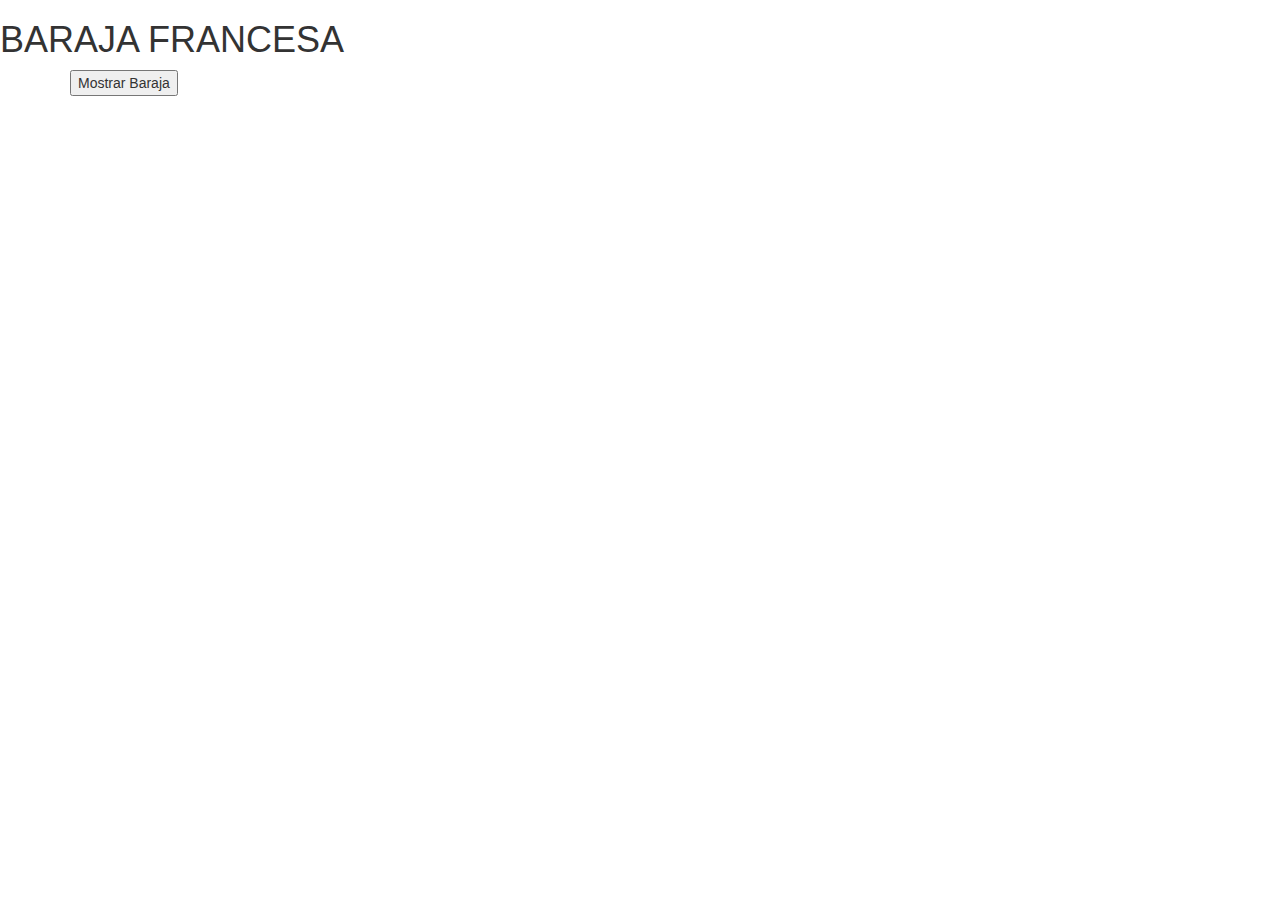
<file: juego-cartas/index.html>
<!DOCTYPE html>
<html>
<head>
<meta charset="utf-8">
<meta http-equiv="X-UA-Compatible" content="IE=edge">
<meta name="viewport" content="width=device-width, initial-scale=1">
<meta name="description" content="">
<meta name="author" content="">

<title>New HMTL document by NewJect</title>
    <link href="https://maxcdn.bootstrapcdn.com/bootstrap/3.3.7/css/bootstrap.min.css" rel="stylesheet" integrity="sha384-BVYiiSIFeK1dGmJRAkycuHAHRg32OmUcww7on3RYdg4Va+PmSTsz/K68vbdEjh4u" crossorigin="anonymous">
    <link rel="stylesheet"href="style.css">

</head>
<body>

<div>
<h1>BARAJA FRANCESA</h1>
</div>
    <div class='container'>
    
    <button onclick="mostrarCartas()">Mostrar Baraja</button>
    
        <div id='tapete' class='tapete'></div>
    <script src='baraja.js'></script>
    <script src='mostrar-baraja.js'></script>
       
    </div>
    
<!--<script src='carta-al-azar.js'></script>-->
</body>
</html>
</file>
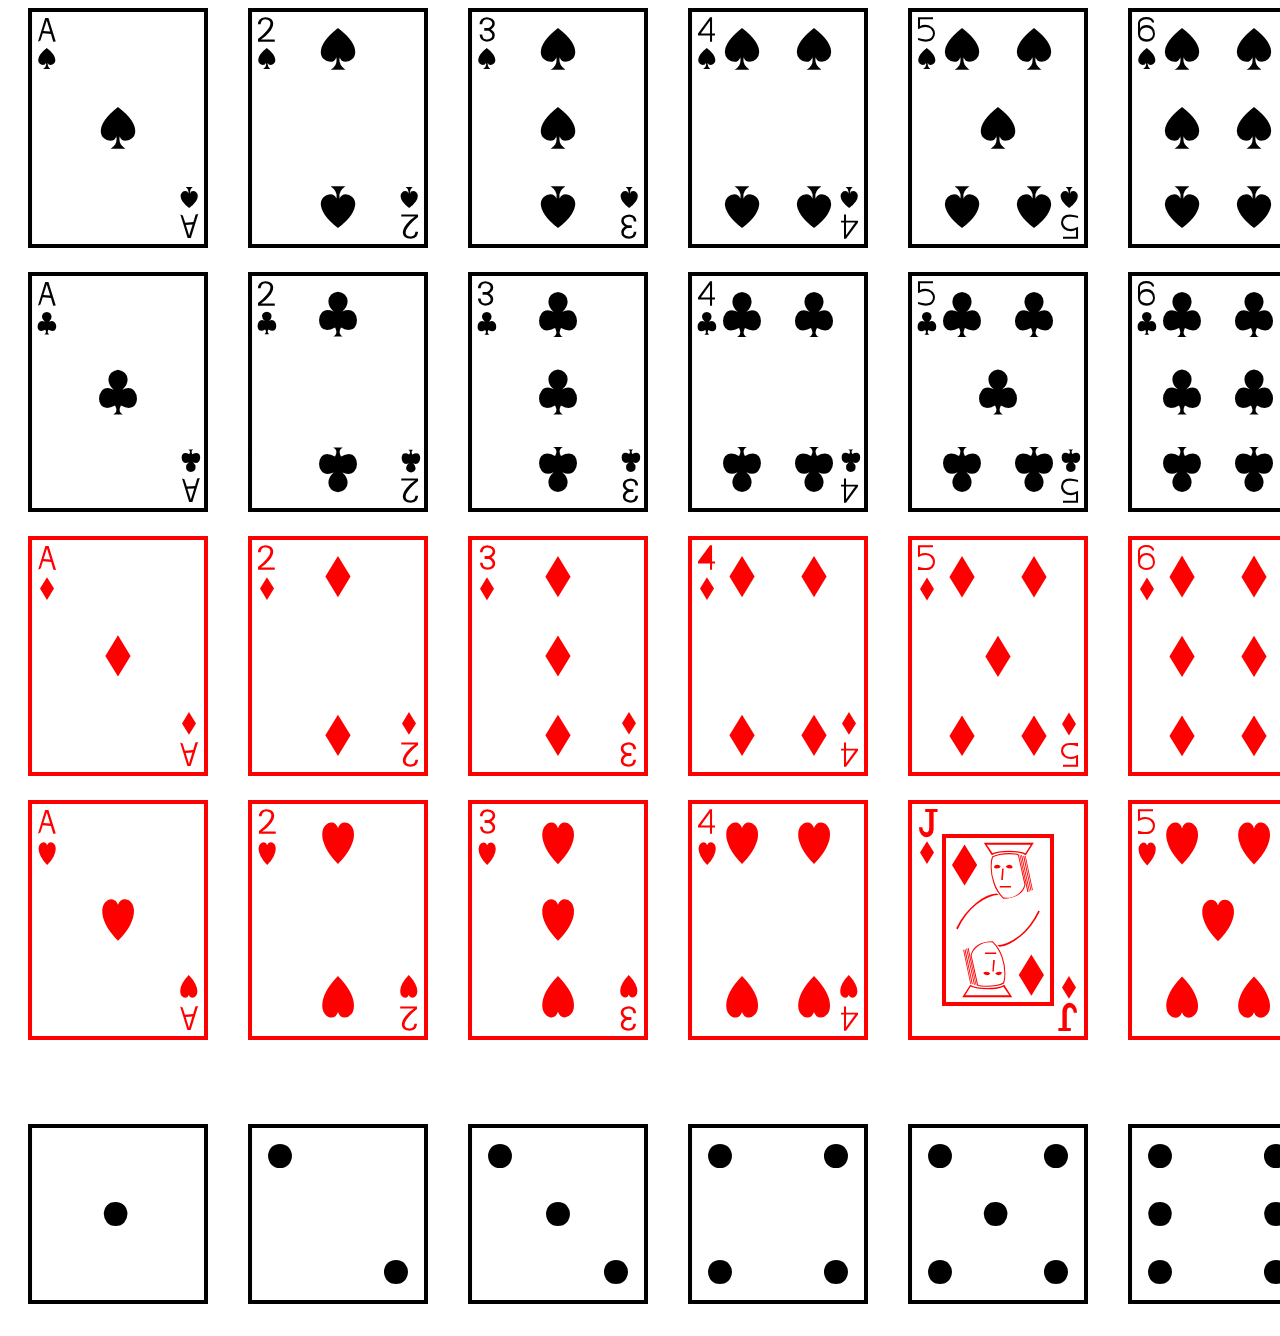
<file: juego-cartas/font/index.html>
<!DOCTYPE html>
<html>
<head>
<meta charset="utf-8">
<meta http-equiv="X-UA-Compatible" content="IE=edge">
<meta name="viewport" content="width=device-width, initial-scale=1">
<meta name="description" content="">
<meta name="author" content="">

<title>New HMTL document by NewJect</title>
<link rel='stylesheet' href ='fuentesPoker.css'>
</head>
<body>

<div class='poker'>
	<div class='picas'>
		abcdefghijklm
	</div>
	<div class='treboles'>
		nopqrstuvwxyz
	</div>
	<div class='diamantes'>
		ABCDEFGHIJKLM
	</div>
	<div class='corazones'>
		NOPQKRSTUVWYZ
	</div>
	<div class='otros'>
		123456?
		
	</div>

</div>

</body>
</html>
</file>
<file: juego-cartas/style.css>
@font-face {
    font-family: 'playing_cardsregular';
    src: url('font/cards-webfont.woff2') format('woff2'),
         url('font/cards-webfont.woff') format('woff');
    font-weight: normal;
    font-style: normal;

}
.fuente{
    font-family: 'playing_cardsregular';
    font-size: 8em;
}


.tapete{
            width: 80%;
            margin:0 auto;
            background-color: darkgreen;
            display: flex;
            flex-direction: row;
            flex-wrap: wrap;
            justify-content: center;
        
            
        }
        .carta{
            
            width: 120px;
            height: 180px;
            border:2px solid black;
            border-radius: 16px;
            background-color: whitesmoke;
            margin:1em 0.5em;
            font-size: 1em;
            color:black;
            position:relative;
            padding-top: 1.5em;
            padding-right: 1.5em;
            margin:2em;
            
            
            
            
        }
.numcart{
    position:absolute;
    color:black;
    font-size: 1em;
    top:0;
    right:0;
    
    
}
.palo{
    
    position:absolute;
    color:green;
    font-size: 1.5em;
    bottom:0;
    right:0;
    
}
.numero{
    position:absolute;
    color:pink;
    bottom:0;
    left:0;
}
</file>
<file: juego-cartas/font/fuentesPoker.css>
/*http://www.dafont.com/es/playing-cards.font*/



/* Generated by Font Squirrel (https://www.fontsquirrel.com) on March 15, 2017 */



@font-face {
    font-family: 'playing_cardsregular';
    src: url('cards-webfont.woff2') format('woff2'),
         url('cards-webfont.woff') format('woff');
    font-weight: normal;
    font-style: normal;

}
.poker{

	font-family: 'playing_cardsregular';
	font-size: 200px;
	
}
.corazones, .diamantes{
	color:red;
}
.treboles, .picas{
	color:black;
}
</file>
